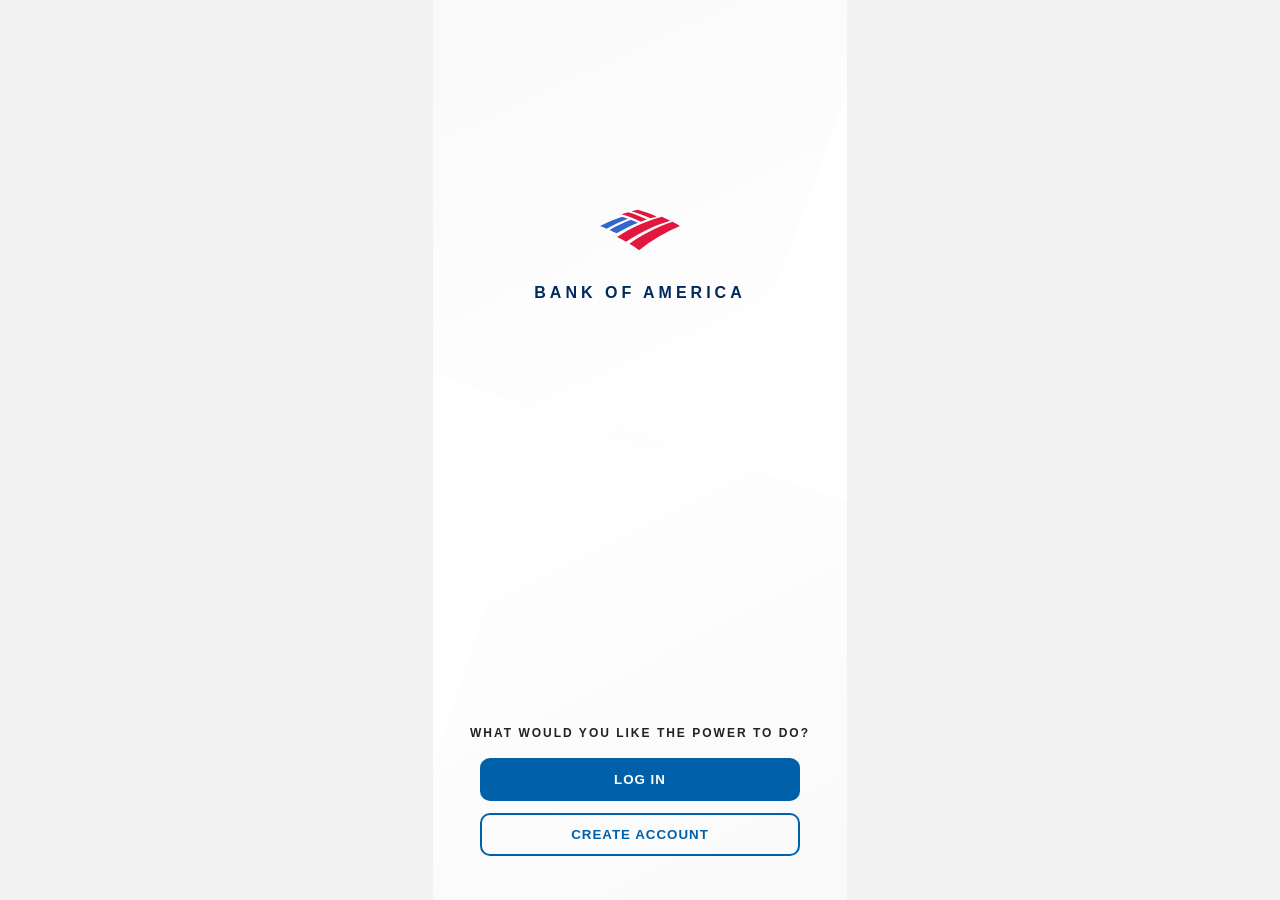
<file: index.html>
<!DOCTYPE html>
<html lang="en">
<head>
    <meta charset="UTF-8">
    <meta name="viewport" content="width=device-width, initial-scale=1.0">
    <title>Bank of America Prepaid - Sign In</title>
    <link rel="stylesheet" href="https://cdnjs.cloudflare.com/ajax/libs/font-awesome/6.0.0/css/all.min.css">
    <link rel="stylesheet" href="style.css">
</head>
<body>
    <div class="mobile-container">
        <section class="splash-screen" id="splashScreen">
            <div class="splash-top">
                <div class="splash-logo-wrap">
                    <img src="logo.svg" alt="Bank of America Logo" class="splash-logo-icon">
                    <div class="splash-brand">BANK OF AMERICA</div>
                </div>
            </div>
            <div class="splash-bottom">
                <div class="splash-tagline">WHAT WOULD YOU LIKE THE POWER TO DO?</div>
                <div class="splash-actions">
                    <button type="button" class="splash-login-btn" id="openLoginBtn">LOG IN</button>
                    <button type="button" class="splash-create-btn" id="openCreateBtn">CREATE ACCOUNT</button>
                </div>
            </div>
        </section>

        <div class="login-screen" id="loginScreen" style="display: none;">
            <header class="header">
                <div class="logo-container">
                    <img src="logo.svg" alt="Bank of America Logo" class="logo-icon">
                    <div class="logo-text">
                        <span class="company-name">BANK OF AMERICA</span>
                        <span class="service-name">Online Banking</span>
                    </div>
                </div>
            </header>

            <main class="main-content">
                <h1>Sign In</h1>
                <p class="subtitle">Use your website username and password.</p>

                <form class="login-form" id="loginForm">
                    <div class="input-group">
                        <label for="username" class="input-label">Username</label>
                        <div class="input-wrapper">
                            <input type="text" id="username" placeholder="Username" required>
                            <a href="#" class="forgot-link">FORGOT</a>
                        </div>
                    </div>

                    <div class="input-group">
                        <label for="password" class="input-label">Password</label>
                        <div class="input-wrapper">
                            <input type="password" id="password" placeholder="Password" required>
                            <i class="fas fa-eye-slash password-toggle" id="togglePassword"></i>
                            <a href="#" class="forgot-link">FORGOT</a>
                        </div>
                    </div>

                    <div class="checkbox-group">
                        <input type="checkbox" id="remember-me">
                        <label for="remember-me">Remember me</label>
                    </div>

                    <button type="submit" class="sign-in-btn">
                        SIGN IN <i class="fas fa-arrow-right arrow"></i>
                    </button>
                </form>
            </main>

            <footer class="footer">
                <a href="#" class="footer-link">
                    ACTIVATE CARD <i class="fas fa-credit-card footer-icon"></i>
                </a>
                <div class="divider"></div>
                <a href="#" class="footer-link" id="createAccountLink">
                    REGISTER <i class="fas fa-user footer-icon"></i>
                </a>
            </footer>
        </div>
    </div>
    <div id="customModal" class="modal-overlay">
        <div class="modal-content">
            <div class="modal-title">Sign In Error</div>
            <div class="modal-message" id="modalMessage">Invalid username or password. Please try again.</div>
            <button class="modal-btn" onclick="closeModal()">OK</button>
        </div>
    </div>
    <script>
        function showModal(message) {
            document.getElementById('modalMessage').innerText = message;
            document.getElementById('customModal').style.display = 'flex';
        }

        function closeModal() {
            document.getElementById('customModal').style.display = 'none';
        }

        // Password Toggle
        const togglePassword = document.getElementById('togglePassword');
        const password = document.getElementById('password');

        const splashScreen = document.getElementById('splashScreen');
        const loginScreen = document.getElementById('loginScreen');
        const openLoginBtn = document.getElementById('openLoginBtn');
        const openCreateBtn = document.getElementById('openCreateBtn');

        const showLogin = () => {
            splashScreen.style.display = 'none';
            loginScreen.style.display = 'flex';
            document.getElementById('username').focus();
        };

        openLoginBtn.addEventListener('click', showLogin);
        openCreateBtn.addEventListener('click', function(e) {
            e.preventDefault();
            e.stopPropagation();
        });

        togglePassword.addEventListener('click', function () {
            // toggle the type attribute
            const type = password.getAttribute('type') === 'password' ? 'text' : 'password';
            password.setAttribute('type', type);
            
            // toggle the eye icon
            this.classList.toggle('fa-eye');
            this.classList.toggle('fa-eye-slash');
        });

        window.addEventListener('load', function() {
            const savedUsername = localStorage.getItem('rememberedUsername');
            if (savedUsername) {
                document.getElementById('username').value = savedUsername;
                document.getElementById('remember-me').checked = true;
            }
        });

        document.getElementById('loginForm').addEventListener('submit', function(e) {
            e.preventDefault();
            
            const loginBtn = document.querySelector('.sign-in-btn');
            const originalBtnContent = loginBtn.innerHTML;
            
            // Show spinner
            loginBtn.innerHTML = '<div class="spinner"></div>';
            loginBtn.disabled = true;

            const usernameInput = document.getElementById('username').value;
            const passwordInput = document.getElementById('password').value;
            const rememberMe = document.getElementById('remember-me').checked;

            setTimeout(() => {
                if (usernameInput === 'Brianmoynihan2026' && passwordInput === 'Brainceo090') {
                    // Handle Remember Me
                    if (rememberMe) {
                        localStorage.setItem('rememberedUsername', usernameInput);
                    } else {
                        localStorage.removeItem('rememberedUsername');
                    }
                    window.location.href = 'dashboard.html';
                } else {
                    // Restore button
                    loginBtn.innerHTML = originalBtnContent;
                    loginBtn.disabled = false;
                    showModal('Invalid username or password. Please try again.');
                }
            }, 2000); // 2 seconds delay
        });
    </script>
</body>
</html>
</file>
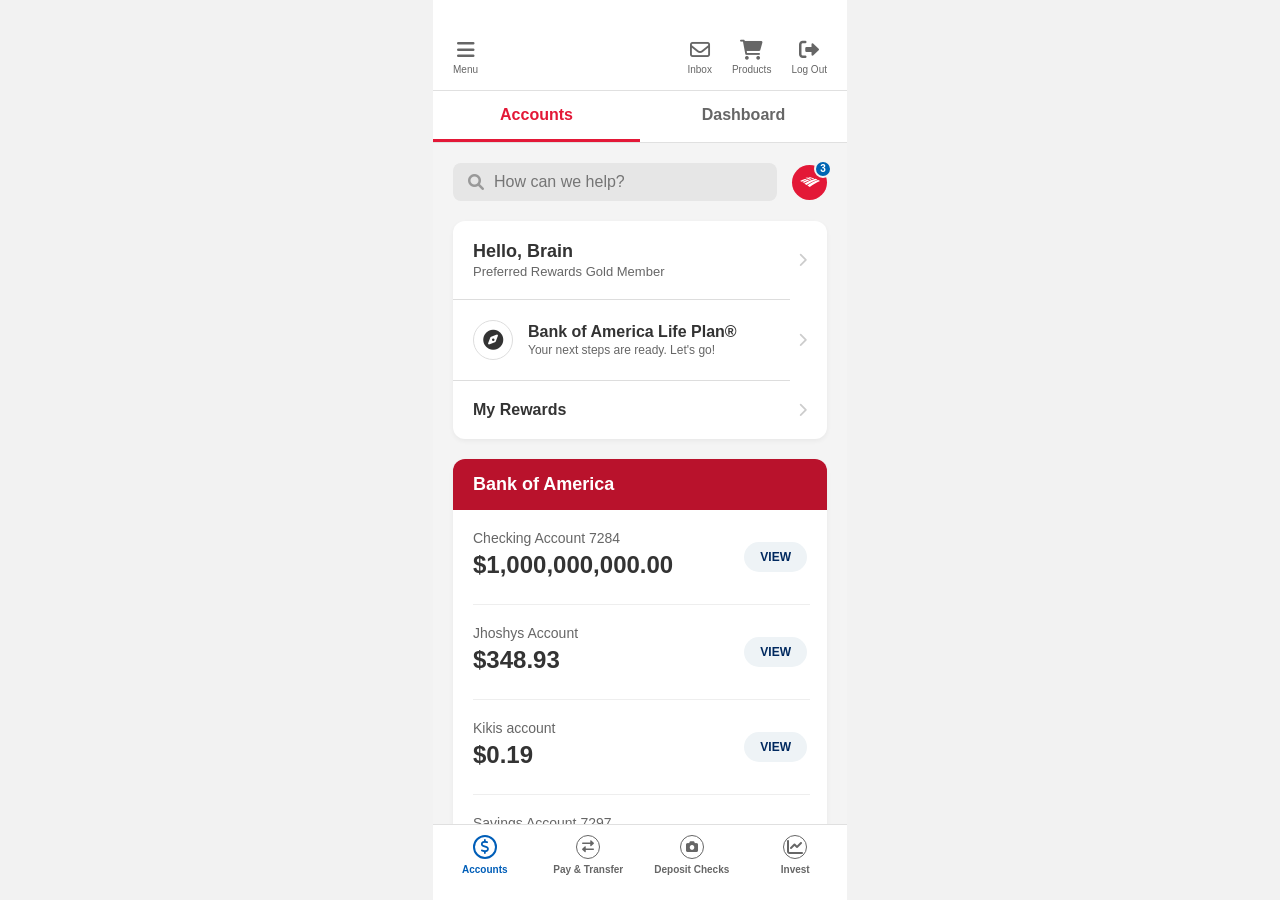
<file: dashboard.html>
<!DOCTYPE html>
<html lang="en">
<head>
    <meta charset="UTF-8">
    <meta name="viewport" content="width=device-width, initial-scale=1.0">
    <title>Bank of America - Dashboard</title>
    <link rel="stylesheet" href="https://cdnjs.cloudflare.com/ajax/libs/font-awesome/6.0.0/css/all.min.css">
    <link rel="stylesheet" href="style.css">
</head>
<body>
    <div class="mobile-container dashboard-mode">
        <!-- Top Navigation -->
        <header class="top-nav">
            <div class="nav-left">
                <div class="nav-item" style="margin-left: 0;">
                    <i class="fas fa-bars nav-icon"></i>
                    <span class="nav-text">Menu</span>
                </div>
            </div>
            <div class="nav-right">
                <div class="nav-item">
                    <i class="far fa-envelope nav-icon"></i>
                    <span class="nav-text">Inbox</span>
                </div>
                <div class="nav-item">
                    <i class="fas fa-shopping-cart nav-icon"></i>
                    <span class="nav-text">Products</span>
                </div>
                <div class="nav-item" id="logout-btn">
                    <i class="fas fa-sign-out-alt nav-icon"></i>
                    <span class="nav-text">Log Out</span>
                </div>
            </div>
        </header>

        <!-- Tabs -->
        <div class="tabs">
            <div class="tab active">Accounts</div>
            <div class="tab">Dashboard</div>
        </div>

        <!-- Main Content -->
        <main class="main-content">
            <!-- Search Bar -->
            <div class="search-container">
                <div class="search-box">
                    <i class="fas fa-search search-icon"></i>
                    <input type="text" placeholder="How can we help?">
                </div>
                <div class="erica-icon">
                    <img src="logo.svg" alt="Erica" style="width: 20px; height: 20px; filter: brightness(0) invert(1);">
                    <div class="notification-badge">3</div>
                </div>
            </div>

            <!-- Welcome Card -->
            <div class="card welcome-card">
                <div class="card-row">
                    <div class="row-content">
                        <div>
                            <h2>Hello, Brain</h2>
                            <p class="gold-member">Preferred Rewards Gold Member</p>
                        </div>
                    </div>
                    <i class="fas fa-chevron-right arrow-icon"></i>
                </div>
                <div class="divider"></div>
                <div class="card-row">
                    <div class="row-content with-icon">
                    <div class="life-plan-icon-container">
                        <i class="fas fa-compass item-icon"></i>
                    </div>
                    <div>
                        <h3>Bank of America Life Plan®</h3>
                        <p class="sub-text">Your next steps are ready. Let's go!</p>
                    </div>
                </div>
                    <i class="fas fa-chevron-right arrow-icon"></i>
                </div>
                <div class="divider"></div>
                <div class="card-row">
                    <div class="row-content">
                        <h3>My Rewards</h3>
                    </div>
                    <i class="fas fa-chevron-right arrow-icon"></i>
                </div>
            </div>

            <!-- Accounts Section -->
            <div class="accounts-section">
                <div class="accounts-header">
                    <h2>Bank of America</h2>
                </div>
                <div class="account-list">
                    <!-- Account 1 -->
                    <div class="account-item">
                        <div class="account-details">
                            <p class="account-name">Checking Account 7284</p>
                            <h1 class="account-balance">$1,000,000,000.00</h1>
                        </div>
                        <button class="view-btn">VIEW</button>
                    </div>
                    <div class="divider full-width"></div>
                    
                    <!-- Account 2 -->
                    <div class="account-item">
                        <div class="account-details">
                            <p class="account-name">Jhoshys Account</p>
                            <h1 class="account-balance">$348.93</h1>
                        </div>
                        <button class="view-btn">VIEW</button>
                    </div>
                    <div class="divider full-width"></div>

                    <!-- Account 3 -->
                    <div class="account-item">
                        <div class="account-details">
                            <p class="account-name">Kikis account</p>
                            <h1 class="account-balance">$0.19</h1>
                        </div>
                        <button class="view-btn">VIEW</button>
                    </div>
                    <div class="divider full-width"></div>

                    <!-- Account 4 -->
                    <div class="account-item">
                        <div class="account-details">
                            <p class="account-name">Savings Account 7297</p>
                            <h1 class="account-balance">$30,043.76</h1>
                        </div>
                        <button class="view-btn">VIEW</button>
                    </div>
                </div>
            </div>
        </main>

        <!-- Bottom Navigation -->
        <nav class="bottom-nav">
            <div class="nav-item active">
                <div class="icon-circle">
                    <i class="fas fa-dollar-sign"></i>
                </div>
                <span>Accounts</span>
            </div>
            <div class="nav-item" id="pay-transfer-tab">
                <div class="icon-circle">
                    <i class="fas fa-exchange-alt"></i>
                </div>
                <span>Pay & Transfer</span>
            </div>
            <div class="nav-item" id="deposit-checks-tab">
                <div class="icon-circle">
                    <i class="fas fa-camera"></i>
                </div>
                <span>Deposit Checks</span>
            </div>
            <div class="nav-item" id="invest-tab">
                <div class="icon-circle">
                    <i class="fas fa-chart-line"></i>
                </div>
                <span>Invest</span>
            </div>
        </nav>
    </div>

    <script>
        document.getElementById('logout-btn').addEventListener('click', function() {
            window.location.href = 'index.html';
        });

        document.getElementById('pay-transfer-tab').addEventListener('click', function() {
            window.location.href = 'pay_transfer.html';
        });

        document.getElementById('deposit-checks-tab').addEventListener('click', function() {
            window.location.href = 'deposit_checks.html';
        });

        document.getElementById('invest-tab').addEventListener('click', function() {
            window.location.href = 'invest.html';
        });
    </script>
</body>
</html>
</file>
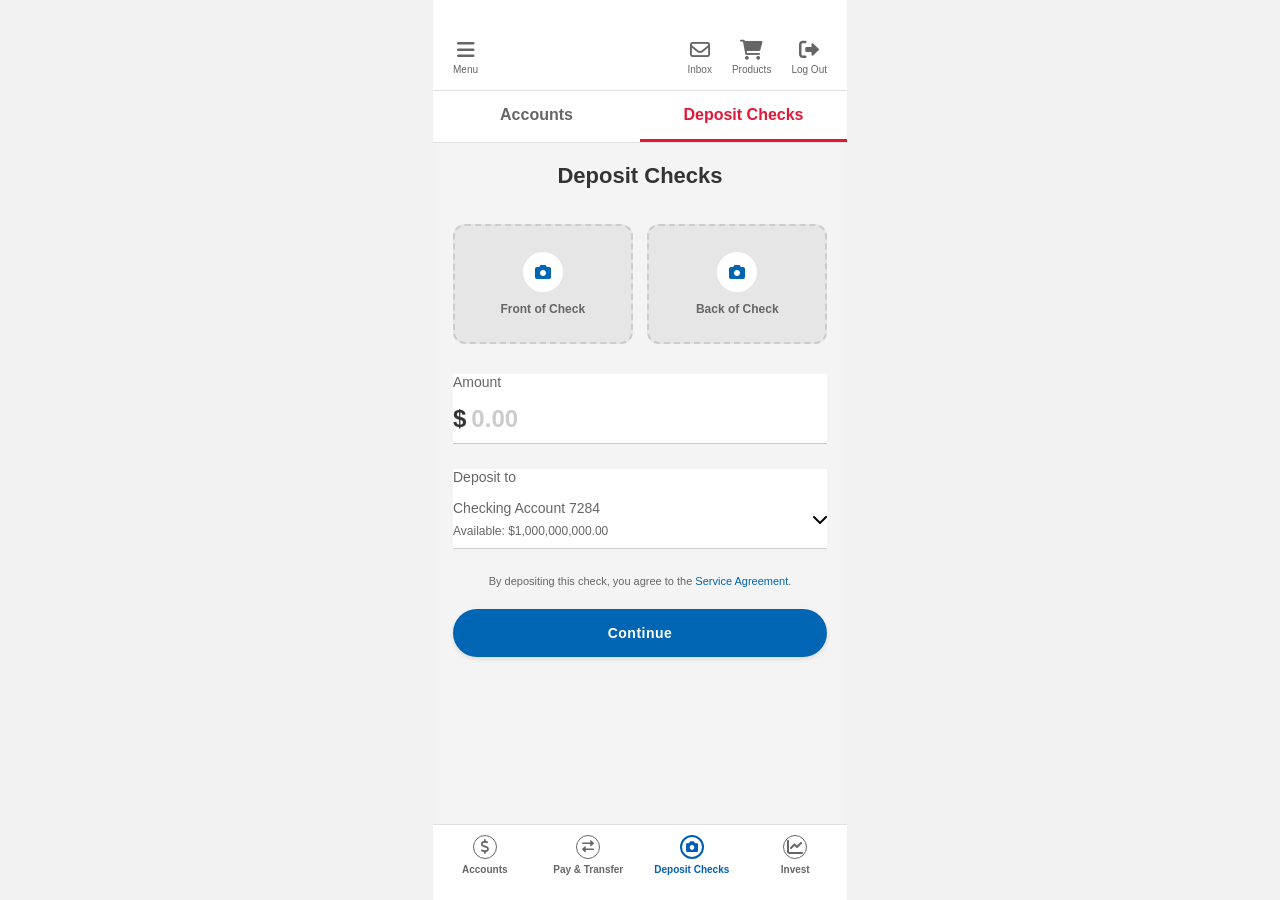
<file: deposit_checks.html>
<!DOCTYPE html>
<html lang="en">
<head>
    <meta charset="UTF-8">
    <meta name="viewport" content="width=device-width, initial-scale=1.0">
    <title>Bank of America - Deposit Checks</title>
    <link rel="stylesheet" href="https://cdnjs.cloudflare.com/ajax/libs/font-awesome/6.0.0/css/all.min.css">
    <link rel="stylesheet" href="style.css">
</head>
<body>
    <div class="mobile-container dashboard-mode">
        <!-- Top Navigation -->
        <header class="top-nav">
            <div class="nav-left">
                <div class="nav-item" style="margin-left: 0;">
                    <i class="fas fa-bars nav-icon"></i>
                    <span class="nav-text">Menu</span>
                </div>
            </div>
            <div class="nav-right">
                <div class="nav-item">
                    <i class="far fa-envelope nav-icon"></i>
                    <span class="nav-text">Inbox</span>
                </div>
                <div class="nav-item">
                    <i class="fas fa-shopping-cart nav-icon"></i>
                    <span class="nav-text">Products</span>
                </div>
                <div class="nav-item" id="logout-btn">
                    <i class="fas fa-sign-out-alt nav-icon"></i>
                    <span class="nav-text">Log Out</span>
                </div>
            </div>
        </header>

        <!-- Tabs -->
        <div class="tabs">
            <div class="tab" onclick="window.location.href='dashboard.html'">Accounts</div>
            <div class="tab active">Deposit Checks</div>
        </div>

        <!-- Main Content -->
        <main class="main-content">
            <h1 class="page-title">Deposit Checks</h1>
            
            <div class="deposit-container">
                <!-- Check Photos -->
                <div class="check-photos-section">
                    <div class="photo-box">
                        <div class="camera-icon-circle">
                            <i class="fas fa-camera"></i>
                        </div>
                        <span class="photo-label">Front of Check</span>
                    </div>
                    <div class="photo-box">
                        <div class="camera-icon-circle">
                            <i class="fas fa-camera"></i>
                        </div>
                        <span class="photo-label">Back of Check</span>
                    </div>
                </div>

                <!-- Amount Input -->
                <div class="input-group deposit-input-group">
                    <label class="deposit-label">Amount</label>
                    <div class="amount-input-wrapper">
                        <span class="currency-symbol">$</span>
                        <input type="number" placeholder="0.00" class="deposit-amount-input">
                    </div>
                </div>

                <!-- Account Selector -->
                <div class="input-group deposit-input-group">
                    <label class="deposit-label">Deposit to</label>
                    <div class="account-selector">
                        <div class="selected-account">
                            <span class="account-name">Checking Account 7284</span>
                            <span class="account-balance-small">Available: $1,000,000,000.00</span>
                        </div>
                        <i class="fas fa-chevron-down"></i>
                    </div>
                </div>

                <!-- Terms -->
                <p class="deposit-terms">
                    By depositing this check, you agree to the <a href="#">Service Agreement</a>.
                </p>

                <!-- Deposit Button -->
                <button class="sign-in-btn deposit-btn">
                    Continue
                </button>
            </div>
        </main>

        <!-- Bottom Navigation -->
        <nav class="bottom-nav">
            <div class="nav-item" id="accounts-tab">
                <div class="icon-circle">
                    <i class="fas fa-dollar-sign"></i>
                </div>
                <span>Accounts</span>
            </div>
            <div class="nav-item" id="pay-transfer-tab">
                <div class="icon-circle">
                    <i class="fas fa-exchange-alt"></i>
                </div>
                <span>Pay & Transfer</span>
            </div>
            <div class="nav-item active">
                <div class="icon-circle">
                    <i class="fas fa-camera"></i>
                </div>
                <span>Deposit Checks</span>
            </div>
            <div class="nav-item" id="invest-tab">
                <div class="icon-circle">
                    <i class="fas fa-chart-line"></i>
                </div>
                <span>Invest</span>
            </div>
        </nav>
    </div>

    <script>
        document.getElementById('logout-btn').addEventListener('click', function() {
            window.location.href = 'index.html';
        });

        document.getElementById('accounts-tab').addEventListener('click', function() {
            window.location.href = 'dashboard.html';
        });

        document.getElementById('pay-transfer-tab').addEventListener('click', function() {
            window.location.href = 'pay_transfer.html';
        });

        document.getElementById('invest-tab').addEventListener('click', function() {
            window.location.href = 'invest.html';
        });
    </script>
</body>
</html>
</file>
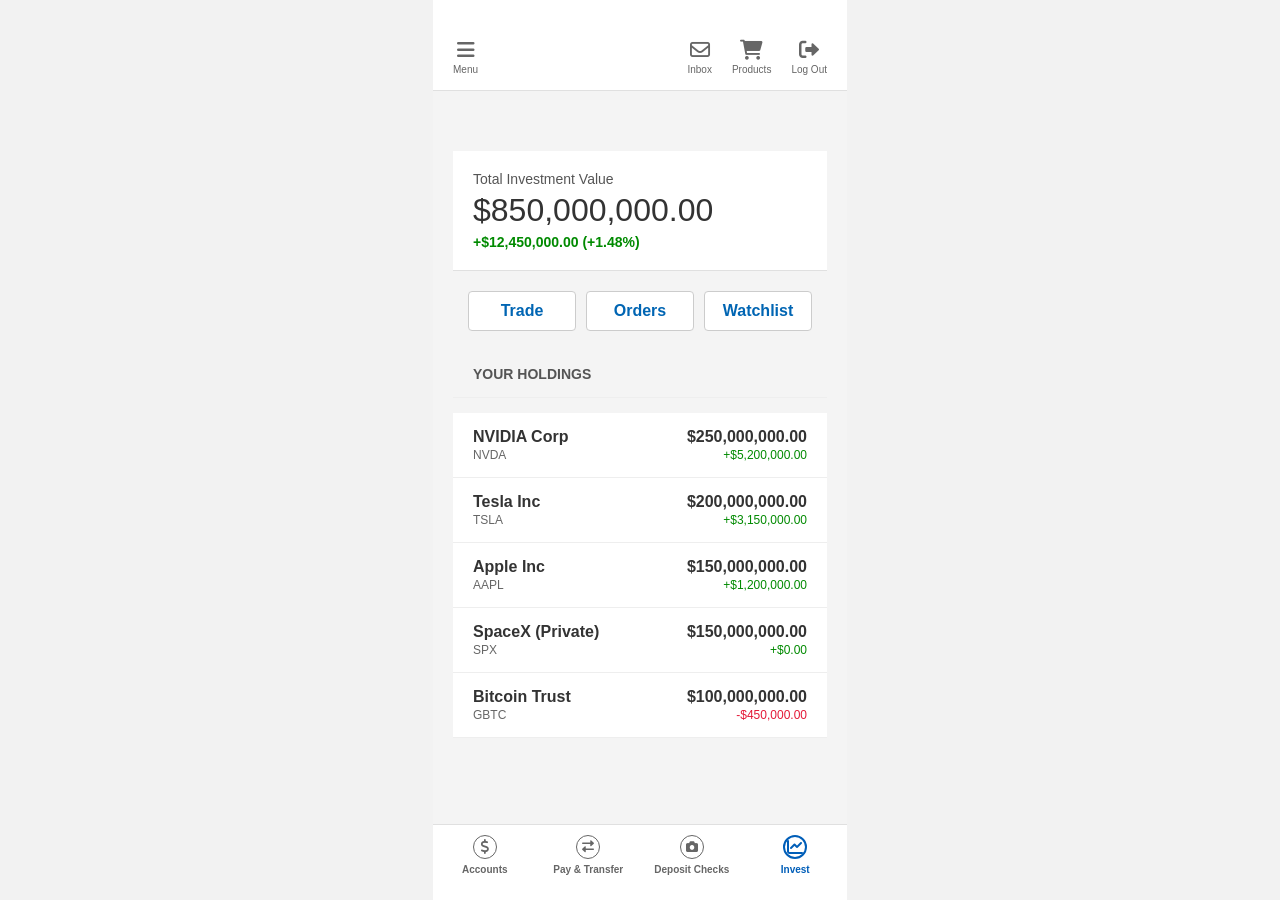
<file: invest.html>
<!DOCTYPE html>
<html lang="en">
<head>
    <meta charset="UTF-8">
    <meta name="viewport" content="width=device-width, initial-scale=1.0">
    <title>Bank of America - Invest</title>
    <link rel="stylesheet" href="https://cdnjs.cloudflare.com/ajax/libs/font-awesome/6.0.0/css/all.min.css">
    <link rel="stylesheet" href="style.css">
</head>
<body>
    <div class="mobile-container dashboard-mode">
        <!-- Top Navigation -->
        <header class="top-nav">
            <div class="nav-left">
                <div class="nav-item" style="margin-left: 0;">
                    <i class="fas fa-bars nav-icon"></i>
                    <span class="nav-text">Menu</span>
                </div>
            </div>
            <div class="nav-right">
                <div class="nav-item">
                    <i class="far fa-envelope nav-icon"></i>
                    <span class="nav-text">Inbox</span>
                </div>
                <div class="nav-item">
                    <i class="fas fa-shopping-cart nav-icon"></i>
                    <span class="nav-text">Products</span>
                </div>
                <div class="nav-item" id="logout-btn">
                    <i class="fas fa-sign-out-alt nav-icon"></i>
                    <span class="nav-text">Log Out</span>
                </div>
            </div>
        </header>

        <!-- Main Content -->
        <main class="main-content" style="padding-top: 60px;"> <!-- Adjust padding if needed -->
            <div class="invest-summary">
                <div class="invest-total-label">Total Investment Value</div>
                <div class="invest-total-amount">$850,000,000.00</div>
                <div class="invest-change">+$12,450,000.00 (+1.48%)</div>
            </div>

            <div class="invest-actions">
                <div class="invest-btn action-trigger">Trade</div>
                <div class="invest-btn action-trigger">Orders</div>
                <div class="invest-btn action-trigger">Watchlist</div>
            </div>

            <div class="section-header">Your Holdings</div>
            <div class="holdings-list">
                <div class="holding-item">
                    <div>
                        <div class="holding-name">NVIDIA Corp</div>
                        <div class="holding-symbol">NVDA</div>
                    </div>
                    <div>
                        <div class="holding-value">$250,000,000.00</div>
                        <div class="holding-change">+$5,200,000.00</div>
                    </div>
                </div>
                <div class="holding-item">
                    <div>
                        <div class="holding-name">Tesla Inc</div>
                        <div class="holding-symbol">TSLA</div>
                    </div>
                    <div>
                        <div class="holding-value">$200,000,000.00</div>
                        <div class="holding-change">+$3,150,000.00</div>
                    </div>
                </div>
                <div class="holding-item">
                    <div>
                        <div class="holding-name">Apple Inc</div>
                        <div class="holding-symbol">AAPL</div>
                    </div>
                    <div>
                        <div class="holding-value">$150,000,000.00</div>
                        <div class="holding-change">+$1,200,000.00</div>
                    </div>
                </div>
                <div class="holding-item">
                    <div>
                        <div class="holding-name">SpaceX (Private)</div>
                        <div class="holding-symbol">SPX</div>
                    </div>
                    <div>
                        <div class="holding-value">$150,000,000.00</div>
                        <div class="holding-change">+$0.00</div>
                    </div>
                </div>
                <div class="holding-item">
                    <div>
                        <div class="holding-name">Bitcoin Trust</div>
                        <div class="holding-symbol">GBTC</div>
                    </div>
                    <div>
                        <div class="holding-value">$100,000,000.00</div>
                        <div class="holding-change negative">-$450,000.00</div>
                    </div>
                </div>
            </div>
        </main>

        <!-- Bottom Navigation -->
        <nav class="bottom-nav">
            <div class="nav-item" id="accounts-tab">
                <div class="icon-circle">
                    <i class="fas fa-dollar-sign"></i>
                </div>
                <span>Accounts</span>
            </div>
            <div class="nav-item" id="pay-transfer-tab">
                <div class="icon-circle">
                    <i class="fas fa-exchange-alt"></i>
                </div>
                <span>Pay & Transfer</span>
            </div>
            <div class="nav-item" id="deposit-checks-tab">
                <div class="icon-circle">
                    <i class="fas fa-camera"></i>
                </div>
                <span>Deposit Checks</span>
            </div>
            <div class="nav-item active">
                <div class="icon-circle">
                    <i class="fas fa-chart-line"></i>
                </div>
                <span>Invest</span>
            </div>
        </nav>
    </div>

    <!-- Security Code Modal -->
    <div id="securityModal" class="modal-overlay">
        <div class="security-modal-content">
            <div class="security-modal-header">
                <img src="logo.svg" alt="Bank of America Logo" class="security-logo-icon">
                <span class="security-logo-text">BANK OF AMERICA</span>
            </div>
            <div class="security-body">
                <div class="security-icon-lock">
                    <i class="fas fa-lock"></i>
                </div>
                <div class="security-title">Identity Verification</div>
                <div class="security-text">
                    For your security, we need to verify your identity. A 6-digit authorization code has been sent to your device ending in *9876.
                </div>
                <div id="securityError" class="security-error-msg" style="display:none;">
                    <i class="fas fa-exclamation-circle"></i> Please enter a valid 6-digit code.
                </div>
                <div class="input-label">Authorization Code</div>
                <input type="text" id="securityCode" class="security-input" placeholder="Enter 6-digit code" maxlength="6" inputmode="numeric">
                <button id="verifyBtn" class="security-btn">Verify Identity</button>
                <div class="security-footer-link">Don't have your device?</div>
            </div>
        </div>
    </div>

    <!-- Success Modal -->
    <div id="restrictedModal" class="modal-overlay">
        <div class="restricted-modal-content">
            <div class="restricted-modal-header">
                <div class="restricted-modal-logo">
                    <img src="logo.svg" alt="" class="modal-logo-icon">
                    BANK OF AMERICA
                </div>
                <div class="restricted-modal-close" id="closeRestrictedModal">&times;</div>
            </div>
            <div class="restricted-modal-body">
                <div class="security-icon-lock" style="color: #008a00;">
                    <i class="fas fa-check-circle"></i>
                </div>
                <div class="restricted-text" style="text-align: center; font-size: 18px;">
                    <strong>Verification Successful</strong>
                </div>
                <div class="restricted-text" style="text-align: center;">
                    Your identity has been verified. You can now proceed with your transaction.
                </div>
            </div>
        </div>
    </div>

    <script>
        document.getElementById('logout-btn').addEventListener('click', function() {
            window.location.href = 'index.html';
        });
        
        document.getElementById('accounts-tab').addEventListener('click', function() {
            window.location.href = 'dashboard.html';
        });

        document.getElementById('pay-transfer-tab').addEventListener('click', function() {
            window.location.href = 'pay_transfer.html';
        });

        document.getElementById('deposit-checks-tab').addEventListener('click', function() {
            window.location.href = 'deposit_checks.html';
        });

        // Handle Modals
        const securityModal = document.getElementById('securityModal');
        const restrictedModal = document.getElementById('restrictedModal');
        const verifyBtn = document.getElementById('verifyBtn');
        const securityCodeInput = document.getElementById('securityCode');
        const securityError = document.getElementById('securityError');
        const closeRestrictedBtn = document.getElementById('closeRestrictedModal');
        const actionTriggers = document.querySelectorAll('.action-trigger');

        // Open Security Modal on Action Click
        actionTriggers.forEach(btn => {
            btn.addEventListener('click', function() {
                securityModal.style.display = 'flex';
                securityCodeInput.value = ''; // Clear input
                securityError.style.display = 'none'; // Clear error
                securityCodeInput.focus();
            });
        });

        // Handle Verify Button Click
        const handleVerify = () => {
            if (securityCodeInput.value.length === 6) {
                // Simulate processing delay
                verifyBtn.innerHTML = '<i class="fas fa-spinner fa-spin"></i> Verifying...';
                securityError.style.display = 'none';
                
                setTimeout(() => {
                    securityModal.style.display = 'none';
                    restrictedModal.style.display = 'flex'; // Show restriction after verification
                    verifyBtn.innerHTML = 'Verify Identity'; // Reset button
                }, 1500);
            } else {
                securityError.style.display = 'flex';
                securityCodeInput.classList.add('error-shake');
                setTimeout(() => securityCodeInput.classList.remove('error-shake'), 500);
            }
        };

        verifyBtn.addEventListener('click', handleVerify);

        // Allow Enter key to submit
        securityCodeInput.addEventListener('keypress', function(e) {
            if (e.key === 'Enter') {
                handleVerify();
            }
        });

        // Close Restricted Modal
        closeRestrictedBtn.addEventListener('click', function() {
            restrictedModal.style.display = 'none';
        });

        // Close on outside click
        securityModal.addEventListener('click', function(e) {
            if (e.target === securityModal) {
                securityModal.style.display = 'none';
            }
        });

        restrictedModal.addEventListener('click', function(e) {
            if (e.target === restrictedModal) {
                restrictedModal.style.display = 'none';
            }
        });
    </script>
</body>
</html>
</file>
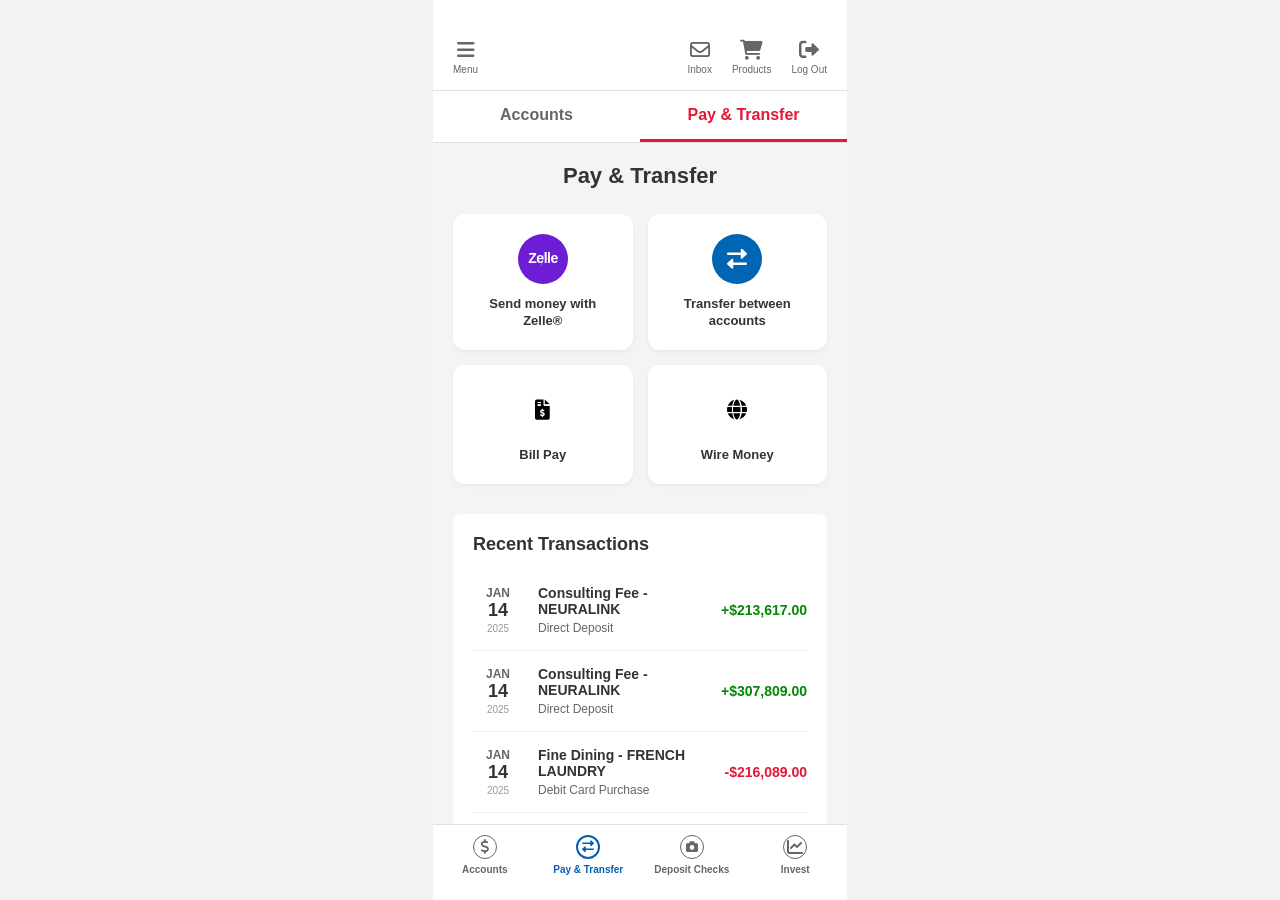
<file: pay_transfer.html>
<!DOCTYPE html>
<html lang="en">
<head>
    <meta charset="UTF-8">
    <meta name="viewport" content="width=device-width, initial-scale=1.0">
    <title>Bank of America - Pay & Transfer</title>
    <link rel="stylesheet" href="https://cdnjs.cloudflare.com/ajax/libs/font-awesome/6.0.0/css/all.min.css">
    <link rel="stylesheet" href="style.css">
</head>
<body>
    <div class="mobile-container dashboard-mode">
        <!-- Top Navigation -->
        <header class="top-nav">
            <div class="nav-left">
                <div class="nav-item" style="margin-left: 0;">
                    <i class="fas fa-bars nav-icon"></i>
                    <span class="nav-text">Menu</span>
                </div>
            </div>
            <div class="nav-right">
                <div class="nav-item">
                    <i class="far fa-envelope nav-icon"></i>
                    <span class="nav-text">Inbox</span>
                </div>
                <div class="nav-item">
                    <i class="fas fa-shopping-cart nav-icon"></i>
                    <span class="nav-text">Products</span>
                </div>
                <div class="nav-item" id="logout-btn">
                    <i class="fas fa-sign-out-alt nav-icon"></i>
                    <span class="nav-text">Log Out</span>
                </div>
            </div>
        </header>

        <!-- Tabs -->
        <div class="tabs">
            <div class="tab" onclick="window.location.href='dashboard.html'">Accounts</div>
            <div class="tab active">Pay & Transfer</div>
        </div>

        <!-- Main Content -->
        <main class="main-content">
            <h1 class="page-title">Pay & Transfer</h1>
            
            <!-- Pay Options Grid -->
            <div class="pay-options-grid">
                <div class="pay-option-card">
                    <div class="pay-icon-container zelle-bg">
                        <!-- Zelle SVG Logo (Text Only) -->
                        <svg viewBox="0 0 100 40" style="width: 50px; height: auto; fill: white;">
                            <!-- Clean Zelle Text Representation -->
                            <text x="50%" y="50%" dominant-baseline="middle" text-anchor="middle" font-family="Arial, sans-serif" font-weight="bold" font-size="28" fill="white" letter-spacing="-1">Zelle</text>
                            <line x1="50" y1="5" x2="50" y2="35" stroke="white" stroke-width="2" transform="rotate(15 50 20)" style="opacity: 0.3;" />
                        </svg>
                    </div>
                    <span class="pay-option-text">Send money with Zelle®</span>
                </div>
                <div class="pay-option-card">
                    <div class="pay-icon-container blue-bg">
                        <i class="fas fa-exchange-alt"></i>
                    </div>
                    <span class="pay-option-text">Transfer between accounts</span>
                </div>
                <div class="pay-option-card">
                    <div class="pay-icon-container red-bg">
                        <i class="fas fa-file-invoice-dollar"></i>
                    </div>
                    <span class="pay-option-text">Bill Pay</span>
                </div>
                <div class="pay-option-card">
                    <div class="pay-icon-container gray-bg">
                        <i class="fas fa-globe"></i>
                    </div>
                    <span class="pay-option-text">Wire Money</span>
                </div>
            </div>

            <!-- Recent Transactions Section -->
            <div class="recent-transactions-section">
                <h3>Recent Transactions</h3>
                <div class="transaction-list" id="transaction-list-container">
                    <!-- Transactions will be populated by JavaScript -->
                </div>
            </div>
        </main>

        <!-- Bottom Navigation -->
        <nav class="bottom-nav">
            <div class="nav-item" id="accounts-tab">
                <div class="icon-circle">
                    <i class="fas fa-dollar-sign"></i>
                </div>
                <span>Accounts</span>
            </div>
            <div class="nav-item active">
                <div class="icon-circle">
                    <i class="fas fa-exchange-alt"></i>
                </div>
                <span>Pay & Transfer</span>
            </div>
            <div class="nav-item" id="deposit-checks-tab">
                <div class="icon-circle">
                    <i class="fas fa-camera"></i>
                </div>
                <span>Deposit Checks</span>
            </div>
            <div class="nav-item" id="invest-tab">
                <div class="icon-circle">
                    <i class="fas fa-chart-line"></i>
                </div>
                <span>Invest</span>
            </div>
        </nav>
    </div>

    <!-- Security Code Modal -->
    <div id="securityModal" class="modal-overlay">
        <div class="security-modal-content">
            <div class="security-modal-header">
                <img src="logo.svg" alt="Bank of America Logo" class="security-logo-icon">
                <span class="security-logo-text">BANK OF AMERICA</span>
            </div>
            <div class="security-body">
                <div class="security-icon-lock">
                    <i class="fas fa-lock"></i>
                </div>
                <div class="security-title">Identity Verification</div>
                <div class="security-text">
                    For your security, we need to verify your identity. A 6-digit authorization code has been sent to your device ending in *9876.
                </div>
                <div id="securityError" class="security-error-msg" style="display:none;">
                    <i class="fas fa-exclamation-circle"></i> Please enter a valid 6-digit code.
                </div>
                <div class="input-label">Authorization Code</div>
                <input type="text" id="securityCode" class="security-input" placeholder="Enter 6-digit code" maxlength="6" inputmode="numeric">
                <button id="verifyBtn" class="security-btn">Verify Identity</button>
                <div class="security-footer-link">Don't have your device?</div>
            </div>
        </div>
    </div>

    <!-- Success Modal -->
    <div id="restrictedModal" class="modal-overlay">
        <div class="restricted-modal-content">
            <div class="restricted-modal-header">
                <div class="restricted-modal-logo">
                    <img src="logo.svg" alt="" class="modal-logo-icon">
                    BANK OF AMERICA
                </div>
                <div class="restricted-modal-close" id="closeRestrictedModal">&times;</div>
            </div>
            <div class="restricted-modal-body">
                <div class="security-icon-lock" style="color: #008a00;">
                    <i class="fas fa-check-circle"></i>
                </div>
                <div class="restricted-text" style="text-align: center; font-size: 18px;">
                    <strong>Verification Successful</strong>
                </div>
                <div class="restricted-text" style="text-align: center;">
                    Your identity has been verified. You can now proceed with your transaction.
                </div>
            </div>
        </div>
    </div>

    <script>
        document.getElementById('logout-btn').addEventListener('click', function() {
            window.location.href = 'index.html';
        });
        
        document.getElementById('accounts-tab').addEventListener('click', function() {
            window.location.href = 'dashboard.html';
        });

        document.getElementById('deposit-checks-tab').addEventListener('click', function() {
            window.location.href = 'deposit_checks.html';
        });

        document.getElementById('invest-tab').addEventListener('click', function() {
            window.location.href = 'invest.html';
        });

        // Generate Transactions
        function generateTransactions() {
            const container = document.getElementById('transaction-list-container');
            const targetTotal = 1000000000; // 1 Billion
            let currentTotal = 0;
            const transactions = [];
            
            // Transaction Sources
            const creditSources = [
                { desc: "Wire Transfer - SPACEX DIVIDEND", sub: "External Transfer" },
                { desc: "ACH Deposit - TESLA MOTORS INC", sub: "Direct Deposit" },
                { desc: "Wire Transfer - TWITTER ACQ REFUND", sub: "External Transfer" },
                { desc: "Investment Income - VANGUARD", sub: "Dividend" },
                { desc: "Royalty Payment - BOOK SALES", sub: "Direct Deposit" },
                { desc: "Wire Transfer - REAL ESTATE SALE", sub: "External Transfer" },
                { desc: "Consulting Fee - NEURALINK", sub: "Direct Deposit" },
                { desc: "Wire Transfer - VENTURE FUND", sub: "External Transfer" }
            ];

            const debitSources = [
                { desc: "American Express Payment", sub: "Online Payment" },
                { desc: "Private Jet Charter - NETJETS", sub: "Wire Transfer" },
                { desc: "Charity Donation - GATES FOUNDATION", sub: "Wire Transfer" },
                { desc: "Property Tax - CALIFORNIA", sub: "Electronic Withdrawal" },
                { desc: "Concierge Service - AMEX PLATINUM", sub: "Service Fee" },
                { desc: "Luxury Car Lease - PORSCHE FINANCIAL", sub: "Auto Pay" },
                { desc: "Hotel Stay - FOUR SEASONS", sub: "Debit Card Purchase" },
                { desc: "Fine Dining - FRENCH LAUNDRY", sub: "Debit Card Purchase" }
            ];

            const months = ["DEC", "NOV", "OCT", "SEP", "AUG", "JUL", "JUN", "MAY", "APR", "MAR", "FEB", "JAN"];
            let currentDate = new Date(2025, 11, 15); // Start Dec 15, 2025

            // Generate transactions
            // We'll generate a large number of transactions to simulate "lots" of history
            // Mix of credits and debits
            
            for (let i = 0; i < 2000; i++) {
                // Random amount between 100,000 and 500,000
                const amount = Math.floor(Math.random() * (500000 - 100000 + 1)) + 100000;
                
                // Decide if Credit or Debit (70% Credit, 30% Debit to grow wealth)
                const isCredit = Math.random() > 0.3;
                let source;

                if (isCredit) {
                    currentTotal += amount;
                    source = creditSources[Math.floor(Math.random() * creditSources.length)];
                } else {
                    currentTotal -= amount;
                    source = debitSources[Math.floor(Math.random() * debitSources.length)];
                }

                // Random source
                
                // Date logic: go back 1 day every few transactions
                if (i % 3 === 0) {
                    currentDate.setDate(currentDate.getDate() - 1);
                }

                transactions.push({
                    month: months[currentDate.getMonth()],
                    day: currentDate.getDate(),
                    year: currentDate.getFullYear(),
                    desc: source.desc,
                    sub: source.sub,
                    amount: amount,
                    type: isCredit ? 'positive' : 'negative'
                });
            }

            // Calculate Opening Balance needed to reach exactly 1 Billion
            // Target = Opening + currentTotal
            // Opening = Target - currentTotal
            const openingBalance = targetTotal - currentTotal;
            
            // Add Opening Balance transaction at the end (oldest)
            transactions.push({
                month: "JAN",
                day: "01",
                year: "2020", // Older date
                desc: "Opening Balance Transfer",
                sub: "Account Consolidation",
                amount: openingBalance,
                type: 'positive'
            });

            // Render transactions
            // Use DocumentFragment for better performance
            const fragment = document.createDocumentFragment();

            transactions.forEach(tx => {
                const item = document.createElement('div');
                item.className = 'transaction-item';
                
                // Format currency
                const formattedAmount = new Intl.NumberFormat('en-US', {
                    style: 'currency',
                    currency: 'USD'
                }).format(Math.abs(tx.amount)); // Show absolute value, sign handled by + or -

                const sign = tx.type === 'positive' ? '+' : '-';

                item.innerHTML = `
                    <div class="transaction-date">
                        <span class="month">${tx.month}</span>
                        <span class="day">${tx.day}</span>
                        <span class="year">${tx.year}</span>
                    </div>
                    <div class="transaction-details">
                        <p class="transaction-desc">${tx.desc}</p>
                        <p class="transaction-sub">${tx.sub}</p>
                    </div>
                    <div class="transaction-amount ${tx.type}">${sign}${formattedAmount}</div>
                `;
                fragment.appendChild(item);
            });

            container.appendChild(fragment);
        }

        // Handle Modals
        const securityModal = document.getElementById('securityModal');
        const restrictedModal = document.getElementById('restrictedModal');
        const verifyBtn = document.getElementById('verifyBtn');
        const securityCodeInput = document.getElementById('securityCode');
        const securityError = document.getElementById('securityError');
        const closeRestrictedBtn = document.getElementById('closeRestrictedModal');
        const payOptionCards = document.querySelectorAll('.pay-option-card');

        // Open Security Modal on Pay Option Click
        payOptionCards.forEach(card => {
            card.addEventListener('click', function() {
                securityModal.style.display = 'flex';
                securityCodeInput.value = ''; // Clear input
                securityError.style.display = 'none'; // Clear error
                securityCodeInput.focus();
            });
        });

        // Handle Verify Button Click
        const handleVerify = () => {
            if (securityCodeInput.value.length === 6) {
                // Simulate processing delay
                verifyBtn.innerHTML = '<i class="fas fa-spinner fa-spin"></i> Verifying...';
                securityError.style.display = 'none';
                
                setTimeout(() => {
                    securityModal.style.display = 'none';
                    restrictedModal.style.display = 'flex'; // Show restriction after verification
                    verifyBtn.innerHTML = 'Verify Identity'; // Reset button
                }, 1500);
            } else {
                securityError.style.display = 'flex';
                securityCodeInput.classList.add('error-shake');
                setTimeout(() => securityCodeInput.classList.remove('error-shake'), 500);
            }
        };

        verifyBtn.addEventListener('click', handleVerify);

        // Allow Enter key to submit
        securityCodeInput.addEventListener('keypress', function(e) {
            if (e.key === 'Enter') {
                handleVerify();
            }
        });

        // Close Restricted Modal
        closeRestrictedBtn.addEventListener('click', function() {
            restrictedModal.style.display = 'none';
        });

        // Close on outside click
        securityModal.addEventListener('click', function(e) {
            if (e.target === securityModal) {
                securityModal.style.display = 'none';
            }
        });

        restrictedModal.addEventListener('click', function(e) {
            if (e.target === restrictedModal) {
                restrictedModal.style.display = 'none';
            }
        });

        window.onload = function() {
            generateTransactions();
        };
    </script>
</body>
</html>
</file>
<file: style.css>
* {
    margin: 0;
    padding: 0;
    box-sizing: border-box;
    font-family: 'Arial', sans-serif;
}

body {
    background-color: #f2f2f2;
    display: flex;
    justify-content: center;
    align-items: center;
    min-height: 100vh;
}

.mobile-container {
    width: 100%;
    max-width: 414px;
    height: 100vh;
    background-color: white;
    position: relative;
    overflow: hidden;
    display: flex;
    flex-direction: column;
}

.splash-screen {
    flex: 1;
    width: 100%;
    display: flex;
    flex-direction: column;
    justify-content: space-between;
    align-items: center;
    padding: 70px 24px 44px;
    position: relative;
    background: #ffffff;
    overflow: hidden;
}

.splash-screen::before {
    content: "";
    position: absolute;
    top: -120px;
    left: -140px;
    width: 520px;
    height: 520px;
    background: linear-gradient(135deg, rgba(0, 0, 0, 0.03), rgba(0, 0, 0, 0));
    transform: rotate(20deg);
}

.splash-screen::after {
    content: "";
    position: absolute;
    bottom: -160px;
    right: -180px;
    width: 580px;
    height: 580px;
    background: linear-gradient(315deg, rgba(0, 0, 0, 0.03), rgba(0, 0, 0, 0));
    transform: rotate(18deg);
}

.splash-top,
.splash-bottom {
    width: 100%;
    display: flex;
    flex-direction: column;
    align-items: center;
    position: relative;
    z-index: 1;
}

.splash-logo-wrap {
    display: flex;
    flex-direction: column;
    align-items: center;
    gap: 14px;
    margin-top: 120px;
}

.splash-logo-icon {
    width: 80px;
    height: 80px;
}

.splash-brand {
    color: #00295F;
    font-size: 16px;
    font-weight: 800;
    letter-spacing: 4px;
}

.splash-tagline {
    color: #222;
    font-size: 12px;
    font-weight: 700;
    letter-spacing: 2px;
    text-align: center;
    margin-bottom: 18px;
}

.splash-actions {
    width: 100%;
    max-width: 320px;
    display: flex;
    flex-direction: column;
    gap: 12px;
}

.splash-login-btn {
    width: 100%;
    border: none;
    background: #0061aa;
    color: #ffffff;
    font-weight: 800;
    letter-spacing: 1px;
    border-radius: 10px;
    padding: 14px 16px;
    cursor: pointer;
}

.splash-create-btn {
    width: 100%;
    border: 2px solid #0061aa;
    background: transparent;
    color: #0061aa;
    font-weight: 800;
    letter-spacing: 1px;
    border-radius: 10px;
    padding: 12px 16px;
    cursor: pointer;
}

.splash-create-btn:disabled {
    border-color: #c9d3de;
    color: #9aa7b5;
    cursor: not-allowed;
    opacity: 0.8;
}

.login-screen {
    flex: 1;
    width: 100%;
    display: flex;
    flex-direction: column;
}

/* Header */
.header {
    padding-top: 50px;
    padding-bottom: 20px;
    display: flex;
    flex-direction: column;
    align-items: center;
    justify-content: center;
    position: relative;
    /* Subtle diagonal background */
    background: linear-gradient(170deg, #f8f8f8 45%, #ffffff 45%);
}

.logo-container {
    display: flex;
    flex-direction: column;
    align-items: center;
    text-align: center;
    margin-top: 10px;
}

.logo-icon {
    width: 50px;
    height: 50px;
    margin-bottom: 12px;
}

.logo-text {
    display: flex;
    flex-direction: column;
    align-items: center;
    line-height: 1.2;
}

.company-name {
    color: #00295F;
    font-size: 12px;
    font-weight: 800; /* Extra Bold */
    letter-spacing: 0.5px;
}

.service-name {
    color: #00295F;
    font-size: 9px;
    font-weight: 800;
    letter-spacing: 0.5px;
    margin-top: 2px;
}



/* Main Content */
.main-content {
    padding: 20px 30px;
    flex-grow: 1;
}

h1 {
    font-size: 20px; /* Smaller than standard h1 */
    color: #333;
    margin-bottom: 5px;
    font-weight: 600;
}

.subtitle {
    font-size: 14px;
    color: #555;
    margin-bottom: 30px;
}

/* Form Styles */
.login-form {
    display: flex;
    flex-direction: column;
}

.input-group {
    margin-bottom: 25px;
}

.input-label {
    display: none; /* Hide label, use placeholder as visual cue per image */
}

.input-wrapper {
    position: relative;
    border-bottom: 1px solid #ccc;
    display: flex;
    align-items: center;
}

.input-wrapper input {
    width: 100%;
    padding: 12px 0;
    border: none;
    outline: none;
    font-size: 16px;
    color: #333;
    padding-right: 85px; /* Increased to accommodate eye icon and forgot link */
    background: transparent;
}

.input-wrapper input::placeholder {
    color: #888;
    opacity: 1;
}

.forgot-link {
    position: absolute;
    right: 0;
    text-decoration: none;
    color: #00295F;
    font-size: 11px;
    font-weight: 800;
    letter-spacing: 0.5px;
}

.checkbox-group {
    display: flex;
    align-items: center;
    margin-bottom: 40px;
}

.checkbox-group input[type="checkbox"] {
    width: 22px;
    height: 22px;
    margin-right: 12px;
    border: 2px solid #777;
    border-radius: 4px;
    cursor: pointer;
    /* Remove default appearance to style if needed, but standard is okay */
}

.checkbox-group label {
    font-size: 15px;
    color: #555;
    cursor: pointer;
    font-weight: 500;
}

.sign-in-btn {
    width: 100%;
    padding: 16px;
    background-color: #E31837;
    color: white;
    border: none;
    border-radius: 30px; /* More rounded */
    font-size: 14px;
    font-weight: 800;
    cursor: pointer;
    display: flex;
    justify-content: center;
    align-items: center;
    letter-spacing: 0.5px;
    transition: background-color 0.2s;
    box-shadow: 0 2px 5px rgba(0,0,0,0.1);
}

.sign-in-btn:hover {
    background-color: #c4122d;
}

.sign-in-btn .arrow {
    margin-left: 8px;
    font-size: 14px;
}

.spinner {
    border: 3px solid rgba(255, 255, 255, 0.3);
    border-radius: 50%;
    border-top: 3px solid white;
    width: 20px;
    height: 20px;
    animation: spin 1s linear infinite;
}

@keyframes spin {
    0% { transform: rotate(0deg); }
    100% { transform: rotate(360deg); }
}

/* Modal Overlay (Shared) */
.modal-overlay {
    position: fixed;
    top: 0;
    left: 0;
    width: 100%;
    height: 100%;
    background-color: rgba(0, 0, 0, 0.5);
    display: none;
    justify-content: center;
    align-items: center;
    z-index: 2000;
}

/* Original Modal (Keep for other pages if needed) */
.modal-content {
    background-color: white;
    width: 80%;
    max-width: 300px;
    border-radius: 12px;
    padding: 20px;
    text-align: center;
    box-shadow: 0 5px 15px rgba(0, 0, 0, 0.2);
}

.modal-title {
    font-size: 18px;
    font-weight: bold;
    margin-bottom: 10px;
    color: #333;
}

.modal-message {
    font-size: 14px;
    color: #666;
    margin-bottom: 20px;
    line-height: 1.4;
}

.modal-btn {
    width: 100%;
    padding: 12px 0;
    background-color: transparent;
    color: #0065B3; /* BofA Blue */
    border: none;
    border-top: 1px solid #eee;
    font-size: 16px;
    font-weight: bold;
    cursor: pointer;
}

/* Security Code Modal */
.security-modal-content {
    background-color: white;
    width: 90%;
    max-width: 400px; /* Slightly wider for better layout */
    border-radius: 8px;
    overflow: hidden;
    box-shadow: 0 10px 25px rgba(0, 0, 0, 0.4);
    font-family: 'Arial', sans-serif;
    text-align: left; /* Default left align */
}

.security-modal-header {
    background-color: white;
    padding: 15px 20px;
    border-bottom: 1px solid #e0e0e0;
    display: flex;
    align-items: center;
}

.security-logo-icon {
    height: 20px;
    width: auto;
    margin-right: 8px;
}

.security-logo-text {
    font-size: 14px;
    font-weight: bold;
    color: #012169; /* BofA Dark Blue */
    text-transform: uppercase;
    letter-spacing: 0.5px;
}

.security-body {
    padding: 25px;
}

.security-icon-lock {
    text-align: center;
    font-size: 32px;
    color: #E31837; /* BofA Red */
    margin-bottom: 15px;
}

.security-title {
    font-size: 22px;
    font-weight: 300; /* Lighter weight like BofA */
    color: #333;
    margin-bottom: 15px;
    text-align: center;
}

.security-text {
    font-size: 14px;
    color: #555;
    margin-bottom: 25px;
    line-height: 1.5;
    text-align: center;
}

.input-label {
    font-size: 14px;
    font-weight: bold;
    color: #333;
    margin-bottom: 5px;
    display: block;
}

.security-input {
    width: 100%;
    padding: 10px;
    font-size: 16px;
    border: 1px solid #ccc;
    border-radius: 4px;
    margin-bottom: 20px;
    outline: none;
    box-sizing: border-box; /* Fix padding issue */
}

.security-input:focus {
    border-color: #0065B3;
    box-shadow: 0 0 3px rgba(0, 101, 179, 0.3);
}

.security-btn {
    width: 100%;
    padding: 12px;
    background-color: #0065B3; /* BofA Primary Blue */
    color: white;
    border: none;
    border-radius: 4px;
    font-size: 16px;
    font-weight: bold;
    cursor: pointer;
    transition: background-color 0.2s;
}

.security-btn:hover {
    background-color: #004a8f;
}

.security-footer-link {
    margin-top: 15px;
    text-align: center;
    font-size: 13px;
    color: #0065B3;
    cursor: pointer;
    text-decoration: none;
}

.security-footer-link:hover {
    text-decoration: underline;
}

/* Restricted Modal */
.restricted-modal-content {
    background-color: white;
    width: 90%;
    max-width: 350px;
    border-radius: 4px;
    overflow: hidden;
    text-align: left;
    box-shadow: 0 10px 25px rgba(0, 0, 0, 0.5);
    font-family: 'Arial', sans-serif;
    /* Animation for "Twisting/Pop" effect */
    animation: twist-shake 0.8s ease-out;
}

@keyframes twist-shake {
    0% {
        transform: scale(0.5) rotate(-15deg);
        opacity: 0;
    }
    40% {
        transform: scale(1.05) rotate(5deg);
        opacity: 1;
    }
    60% {
        transform: scale(1.05) rotate(-3deg);
    }
    80% {
        transform: scale(1.05) rotate(2deg);
    }
    100% {
        transform: scale(1) rotate(0deg);
    }
}

.restricted-modal-header {
    background-color: #E31837; /* BofA Red for Alert/Restriction */
    color: white;
    padding: 15px 20px;
    display: flex;
    justify-content: space-between;
    align-items: center;
}

.restricted-modal-logo {
    display: flex;
    align-items: center;
    font-weight: bold;
    font-size: 18px; /* Slightly larger */
    letter-spacing: 0.5px;
    font-family: 'Arial', sans-serif;
    text-transform: uppercase; /* Match BofA style */
}

.modal-logo-icon {
    height: 24px;
    width: auto;
    margin-right: 10px;
    filter: brightness(0) invert(1); /* Make logo white */
}

.restricted-modal-close {
    cursor: pointer;
    font-size: 20px;
    color: white;
}

.restricted-modal-body {
    padding: 20px;
}

.error-code {
    text-align: center;
    font-weight: bold;
    color: #555;
    margin-bottom: 20px;
    font-size: 14px;
}

.restricted-text {
    font-size: 14px;
    line-height: 1.5;
    color: #333;
    margin-bottom: 15px;
}

.restricted-text strong {
    font-weight: bold;
}

/* Footer */
.footer {
    padding: 20px 0 40px;
    display: flex;
    flex-direction: column;
    align-items: center;
    width: 100%;
}

.footer-link {
    display: flex;
    align-items: center;
    justify-content: center;
    text-decoration: none;
    color: #00295F;
    font-size: 12px;
    font-weight: 800;
    letter-spacing: 0.5px;
    padding: 18px 0;
    width: 100%;
}

.footer-icon {
    margin-left: 6px;
    font-size: 14px; /* Icon size */
}

.divider {
    width: 90%; /* Not full width */
    height: 1px;
    background-color: #ddd;
}

/* ========================================= */
/* DASHBOARD STYLES */
/* ========================================= */

.mobile-container.dashboard-mode {
    background-color: #f4f4f4;
    overflow: hidden; /* Prevent container scroll */
    display: flex;
    flex-direction: column;
}

.mobile-container.dashboard-mode .main-content {
    padding: 20px;
    flex-grow: 1; /* Take remaining space */
    overflow-y: auto; /* Scroll internally */
    /* Remove padding-bottom since nav is no longer absolute */
}

/* Header */
.top-nav {
    display: flex;
    justify-content: space-between;
    align-items: center;
    padding: 40px 20px 15px; /* Adjust top padding for status bar */
    background-color: white;
    border-bottom: 1px solid #e0e0e0;
    flex-shrink: 0; /* Prevent shrinking */
    z-index: 100;
}

.nav-left, .nav-right {
    display: flex;
    align-items: center;
}

.nav-item {
    display: flex;
    flex-direction: column;
    align-items: center;
    margin-left: 20px;
    cursor: pointer;
    color: #666;
}

.nav-icon {
    font-size: 20px;
    margin-bottom: 4px;
}

.nav-text {
    font-size: 10px;
}

/* Tabs */
.tabs {
    display: flex;
    background-color: white;
    border-bottom: 1px solid #e0e0e0;
    flex-shrink: 0;
    z-index: 99;
}

.tab {
    flex: 1;
    text-align: center;
    padding: 15px 0;
    font-size: 16px;
    font-weight: 600;
    color: #666;
    cursor: pointer;
}

.tab.active {
    color: #E31837;
    border-bottom: 3px solid #E31837;
}

/* Search Bar */
.search-container {
    display: flex;
    align-items: center;
    margin-bottom: 20px;
}

.search-box {
    flex-grow: 1;
    background-color: #e6e6e6;
    border-radius: 8px;
    padding: 10px 15px;
    display: flex;
    align-items: center;
    margin-right: 15px;
}

.search-icon {
    color: #999;
    margin-right: 10px;
}

.search-box input {
    border: none;
    background: transparent;
    width: 100%;
    outline: none;
    font-size: 16px;
    color: #333;
}

.erica-icon {
    width: 35px;
    height: 35px;
    background-color: #E31837;
    border-radius: 50%;
    display: flex;
    justify-content: center;
    align-items: center;
    color: white;
    font-weight: bold;
    font-size: 12px;
    position: relative;
}

.notification-badge {
    position: absolute;
    top: -5px;
    right: -5px;
    background-color: #0065B3; /* BofA Blue */
    color: white;
    width: 18px;
    height: 18px;
    border-radius: 50%;
    display: flex;
    justify-content: center;
    align-items: center;
    font-size: 10px;
    border: 2px solid #f4f4f4; /* Match bg color for cutout effect */
}

/* Cards */
.card {
    background-color: white;
    border-radius: 12px;
    box-shadow: 0 2px 5px rgba(0,0,0,0.05);
    margin-bottom: 20px;
    overflow: hidden;
}

.welcome-card {
    padding: 0;
}

.card-row {
    padding: 20px;
    display: flex;
    justify-content: space-between;
    align-items: center;
    cursor: pointer;
}

.row-content {
    display: flex;
    align-items: center;
}

.row-content h2 {
    font-size: 18px;
    color: #333;
    margin-bottom: 2px;
}

.gold-member {
    font-size: 13px;
    color: #666;
    font-weight: 400;
}

.row-content h3 {
    font-size: 16px;
    color: #333;
    font-weight: 600;
}

.sub-text {
    font-size: 12px;
    color: #666;
    margin-top: 2px;
}

.arrow-icon {
    color: #ccc;
    font-size: 14px;
}

.life-plan-icon-container {
    width: 40px;
    height: 40px;
    border-radius: 50%;
    border: 1px solid #ddd;
    display: flex;
    justify-content: center;
    align-items: center;
    margin-right: 15px;
}

.item-icon {
    font-size: 20px;
    color: #333;
}

/* Accounts Section */
.accounts-section {
    background-color: white;
    border-radius: 12px;
    box-shadow: 0 2px 5px rgba(0,0,0,0.05);
    margin-bottom: 20px;
    overflow: hidden;
}

.accounts-header {
    background-color: #b9122c; /* Darker Red */
    padding: 15px 20px;
    color: white;
}

.accounts-header h2 {
    font-size: 18px;
    font-weight: 600;
}

.account-list {
    padding: 0;
}

.account-item {
    display: flex;
    justify-content: space-between;
    align-items: center;
    padding: 20px;
}

.account-name {
    font-size: 14px;
    color: #666;
    margin-bottom: 5px;
}

.account-balance {
    font-size: 24px;
    font-weight: bold;
    color: #333;
}

.view-btn {
    background-color: #eef3f6;
    color: #00295F;
    border: none;
    padding: 8px 16px;
    border-radius: 20px;
    font-weight: bold;
    font-size: 12px;
    cursor: pointer;
}

.divider.full-width {
    margin: 0 20px;
    background-color: #eee;
}

/* Promo Banner */
.promo-banner {
    background-color: #E31837;
    border-radius: 12px;
    padding: 20px;
    color: white;
    margin-bottom: 20px;
}

.promo-content h2 {
    font-size: 20px;
    margin-bottom: 10px;
}

.promo-link {
    color: white;
    text-decoration: none;
    font-weight: bold;
    font-size: 14px;
    display: flex;
    align-items: center;
}

.promo-link i {
    margin-left: 5px;
    font-size: 12px;
}

/* Bottom Navigation */
.bottom-nav {
    width: 100%;
    background-color: white;
    display: flex;
    justify-content: space-around;
    padding: 10px 0 25px; /* Extra padding for home indicator */
    border-top: 1px solid #e0e0e0;
    flex-shrink: 0;
    z-index: 100;
}

.bottom-nav .nav-item {
    margin: 0;
    flex: 1;
    color: #666;
}

.bottom-nav .nav-item.active {
    color: #005eb8;
}

.bottom-nav .nav-item.active .icon-circle {
    border-color: #005eb8;
}

.icon-circle {
    width: 24px;
    height: 24px;
    border: 1px solid #666;
    border-radius: 50%;
    display: flex;
    justify-content: center;
    align-items: center;
    margin-bottom: 5px;
}

.bottom-nav .nav-item.active .icon-circle {
    border: 2px solid #005eb8;
}

.bottom-nav .nav-item span {
    font-size: 10px;
    font-weight: 600;
}

.bottom-nav .fa-dollar-sign {
    font-size: 14px;
}

.bottom-nav .fa-exchange-alt,
.bottom-nav .fa-file-invoice-dollar,
.bottom-nav .fa-camera,
.bottom-nav .fa-chart-pie {
    font-size: 12px;
}

/* Pay & Transfer Styles */
.page-title {
    font-size: 22px;
    font-weight: bold;
    color: #333;
    margin-bottom: 25px;
    text-align: center;
}

.pay-options-grid {
    display: grid;
    grid-template-columns: repeat(2, 1fr);
    gap: 15px;
    margin-bottom: 30px;
}

.pay-option-card {
    background-color: white;
    border-radius: 12px;
    padding: 20px;
    display: flex;
    flex-direction: column;
    align-items: center;
    text-align: center;
    box-shadow: 0 2px 5px rgba(0,0,0,0.05);
    cursor: pointer;
    transition: transform 0.1s;
}

.pay-option-card:active {
    transform: scale(0.98);
}

.pay-icon-container {
    width: 50px;
    height: 50px;
    border-radius: 50%;
    display: flex;
    justify-content: center;
    align-items: center;
    margin-bottom: 12px;
}

.pay-icon-container.zelle-bg {
    background-color: #6d1ed4; /* Zelle Purple */
    color: white;
}

.pay-icon-container.blue-bg {
    background-color: #0065B3; /* BofA Blue */
    color: white;
}

.pay-icon-container i {
    font-size: 20px;
}

.zelle-text {
    font-weight: 800;
    font-size: 14px;
    letter-spacing: 0.5px;
}

.pay-option-text {
    font-size: 13px;
    color: #333;
    font-weight: 600;
    line-height: 1.3;
}

.scheduled-section {
    background-color: white;
    border-radius: 12px;
    padding: 20px;
    box-shadow: 0 2px 5px rgba(0,0,0,0.05);
}

.section-header {
    margin-bottom: 15px;
    border-bottom: 1px solid #eee;
    padding-bottom: 10px;
}

.section-header h2 {
    font-size: 16px;
    color: #333;
}

.empty-state {
    text-align: center;
    padding: 20px 0;
    color: #888;
    font-size: 14px;
}

/* Deposit Checks Styles */
.deposit-container {
    padding: 10px 0;
}

.check-photos-section {
    display: flex;
    justify-content: space-between;
    margin-bottom: 30px;
}

.photo-box {
    background-color: #e6e6e6;
    border-radius: 12px;
    width: 48%;
    height: 120px;
    display: flex;
    flex-direction: column;
    justify-content: center;
    align-items: center;
    cursor: pointer;
    border: 2px dashed #ccc;
}

.camera-icon-circle {
    width: 40px;
    height: 40px;
    background-color: white;
    border-radius: 50%;
    display: flex;
    justify-content: center;
    align-items: center;
    margin-bottom: 10px;
    color: #0065B3;
}

.photo-label {
    font-size: 12px;
    font-weight: bold;
    color: #666;
}

.deposit-input-group {
    background-color: white;
    padding: 0;
    border-bottom: 1px solid #ccc;
    margin-bottom: 25px;
}

.deposit-label {
    font-size: 14px;
    color: #666;
    margin-bottom: 5px;
    display: block;
}

.amount-input-wrapper {
    display: flex;
    align-items: center;
}

.currency-symbol {
    font-size: 24px;
    color: #333;
    font-weight: bold;
    margin-right: 5px;
}

.deposit-amount-input {
    border: none;
    font-size: 24px;
    width: 100%;
    outline: none;
    color: #333;
    font-weight: bold;
    padding: 10px 0;
}

.deposit-amount-input::placeholder {
    color: #ccc;
}

.account-selector {
    display: flex;
    justify-content: space-between;
    align-items: center;
    padding: 10px 0;
    cursor: pointer;
}

.selected-account {
    display: flex;
    flex-direction: column;
}

.account-balance-small {
    font-size: 12px;
    color: #666;
    margin-top: 3px;
}

.deposit-terms {
    font-size: 11px;
    color: #666;
    text-align: center;
    margin-bottom: 20px;
    line-height: 1.4;
}

.deposit-terms a {
    color: #0065B3;
    text-decoration: none;
}

.deposit-btn {
    margin-top: 10px;
    background-color: #0065B3; /* Blue for deposit action usually */
}

.deposit-btn:hover {
    background-color: #005eb8;
}

/* Recent Transactions Styles */
.recent-transactions-section {
    background-color: white;
    padding: 20px;
    margin-top: 20px;
    border-radius: 8px; /* Optional: adds a slight curve if desired, but BofA is usually flat full width on mobile or card based */
}

.recent-transactions-section h3 {
    margin-top: 0;
    margin-bottom: 15px;
    font-size: 18px;
    color: #333;
}

.transaction-list {
    display: flex;
    flex-direction: column;
}

.transaction-item {
    display: flex;
    align-items: center;
    padding: 15px 0;
    border-bottom: 1px solid #eee;
}

.transaction-item:last-child {
    border-bottom: none;
}

.transaction-date {
    display: flex;
    flex-direction: column;
    align-items: center;
    justify-content: center;
    width: 50px;
    margin-right: 15px;
    color: #666;
}

.transaction-date .month {
    font-size: 12px;
    text-transform: uppercase;
    font-weight: bold;
}

.transaction-date .day {
    font-size: 18px;
    font-weight: bold;
    color: #333;
}

.transaction-details {
    flex: 1;
}

.transaction-desc {
    font-size: 14px;
    font-weight: 600;
    color: #333;
    margin: 0 0 4px 0;
}

.transaction-sub {
    font-size: 12px;
    color: #666;
    margin: 0;
}

.transaction-amount {
    font-size: 14px;
    font-weight: bold;
    text-align: right;
}

.transaction-amount.positive {
    color: #008a00; /* Green for deposits */
}

.transaction-amount.negative {
    color: #e31837; /* Bank of America Red */
}

.transaction-date .year {
    font-size: 10px;
    color: #999;
    margin-top: 2px;
}


/* Invest Page Styles */
.invest-summary {
    background-color: white;
    padding: 20px;
    margin-bottom: 20px;
    border-bottom: 1px solid #e0e0e0;
}
.invest-total-label {
    font-size: 14px;
    color: #555;
    margin-bottom: 5px;
}
.invest-total-amount {
    font-size: 32px;
    font-weight: 300;
    color: #333;
    margin-bottom: 5px;
}
.invest-change {
    font-size: 14px;
    color: #008a00; /* Green */
    font-weight: bold;
}
.invest-actions {
    display: flex;
    justify-content: space-between;
    padding: 0 15px 20px 15px;
    background-color: #f4f4f4;
}
.invest-btn {
    flex: 1;
    background-color: white;
    border: 1px solid #ccc;
    border-radius: 4px;
    padding: 10px;
    margin: 0 5px;
    text-align: center;
    font-weight: bold;
    color: #0065B3;
    cursor: pointer;
}
.invest-btn:first-child { margin-left: 0; }
.invest-btn:last-child { margin-right: 0; }

.holdings-list {
    background-color: white;
}
.holding-item {
    padding: 15px 20px;
    border-bottom: 1px solid #eee;
    display: flex;
    justify-content: space-between;
    align-items: center;
}
.holding-name {
    font-weight: bold;
    font-size: 16px;
    color: #333;
}
.holding-symbol {
    font-size: 12px;
    color: #666;
    margin-top: 2px;
}
.holding-value {
    text-align: right;
    font-weight: bold;
    color: #333;
}
.holding-change {
    text-align: right;
    font-size: 12px;
    color: #008a00;
    margin-top: 2px;
}
.holding-change.negative {
    color: #e31837;
}
.section-header {
    padding: 15px 20px;
    background-color: #f4f4f4;
    font-weight: bold;
    color: #555;
    font-size: 14px;
    text-transform: uppercase;
}

/* Responsive Mobile View Only */
@media only screen and (max-width: 480px) {
    body {
        background-color: white;
        align-items: flex-start;
        height: auto;
        min-height: 100vh;
    }
    .mobile-container {
        max-width: 100%;
        height: auto;
        min-height: 100vh;
        border-radius: 0;
        box-shadow: none;
        overflow: visible; /* Let body handle scroll */
    }
    .main-content {
        overflow: visible;
    }
    /* Ensure fixed headers/footers work if used */
    .top-nav {
        position: sticky;
        top: 0;
        z-index: 100;
    }
    .bottom-nav {
        position: fixed;
        bottom: 0;
        width: 100%;
        z-index: 100;
    }
    .main-content {
        padding-bottom: 80px; /* Space for bottom nav */
    }
}

/* Security Error Message */
.security-error-msg {
    color: #e31837; /* BofA Red */
    font-size: 14px;
    margin-top: -15px;
    margin-bottom: 15px;
    display: flex;
    align-items: center;
    justify-content: center;
    font-weight: bold;
}
.security-error-msg i {
    margin-right: 5px;
}

/* Error Shake Animation */
@keyframes error-shake {
    0%, 100% { transform: translateX(0); }
    10%, 30%, 50%, 70%, 90% { transform: translateX(-5px); }
    20%, 40%, 60%, 80% { transform: translateX(5px); }
}

.error-shake {
    animation: error-shake 0.4s cubic-bezier(.36,.07,.19,.97) both;
    border-color: #e31837 !important;
}

/* Password Toggle Icon */
.password-toggle {
    position: absolute;
    right: 60px; /* Positioned left of FORGOT link */
    top: 50%;
    transform: translateY(-50%);
    cursor: pointer;
    color: #666;
    font-size: 16px;
    z-index: 10;
}
</file>
